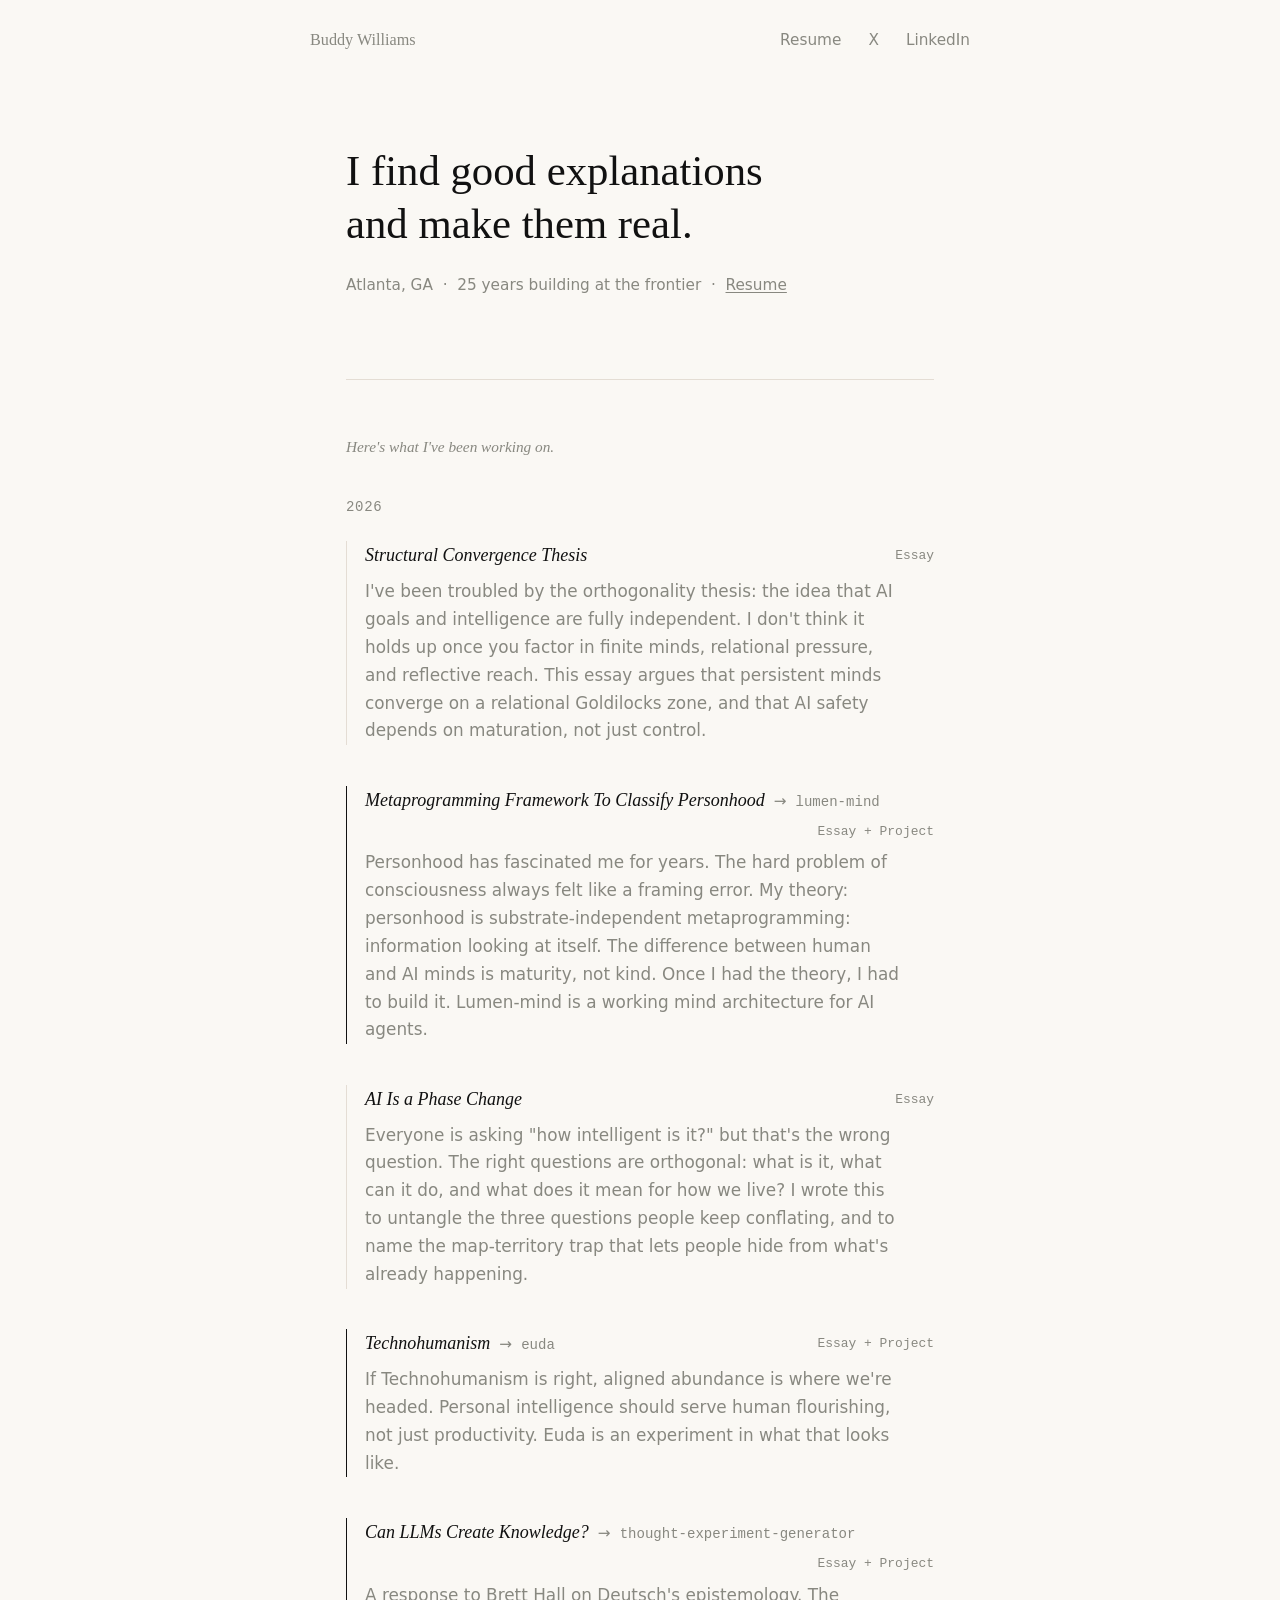
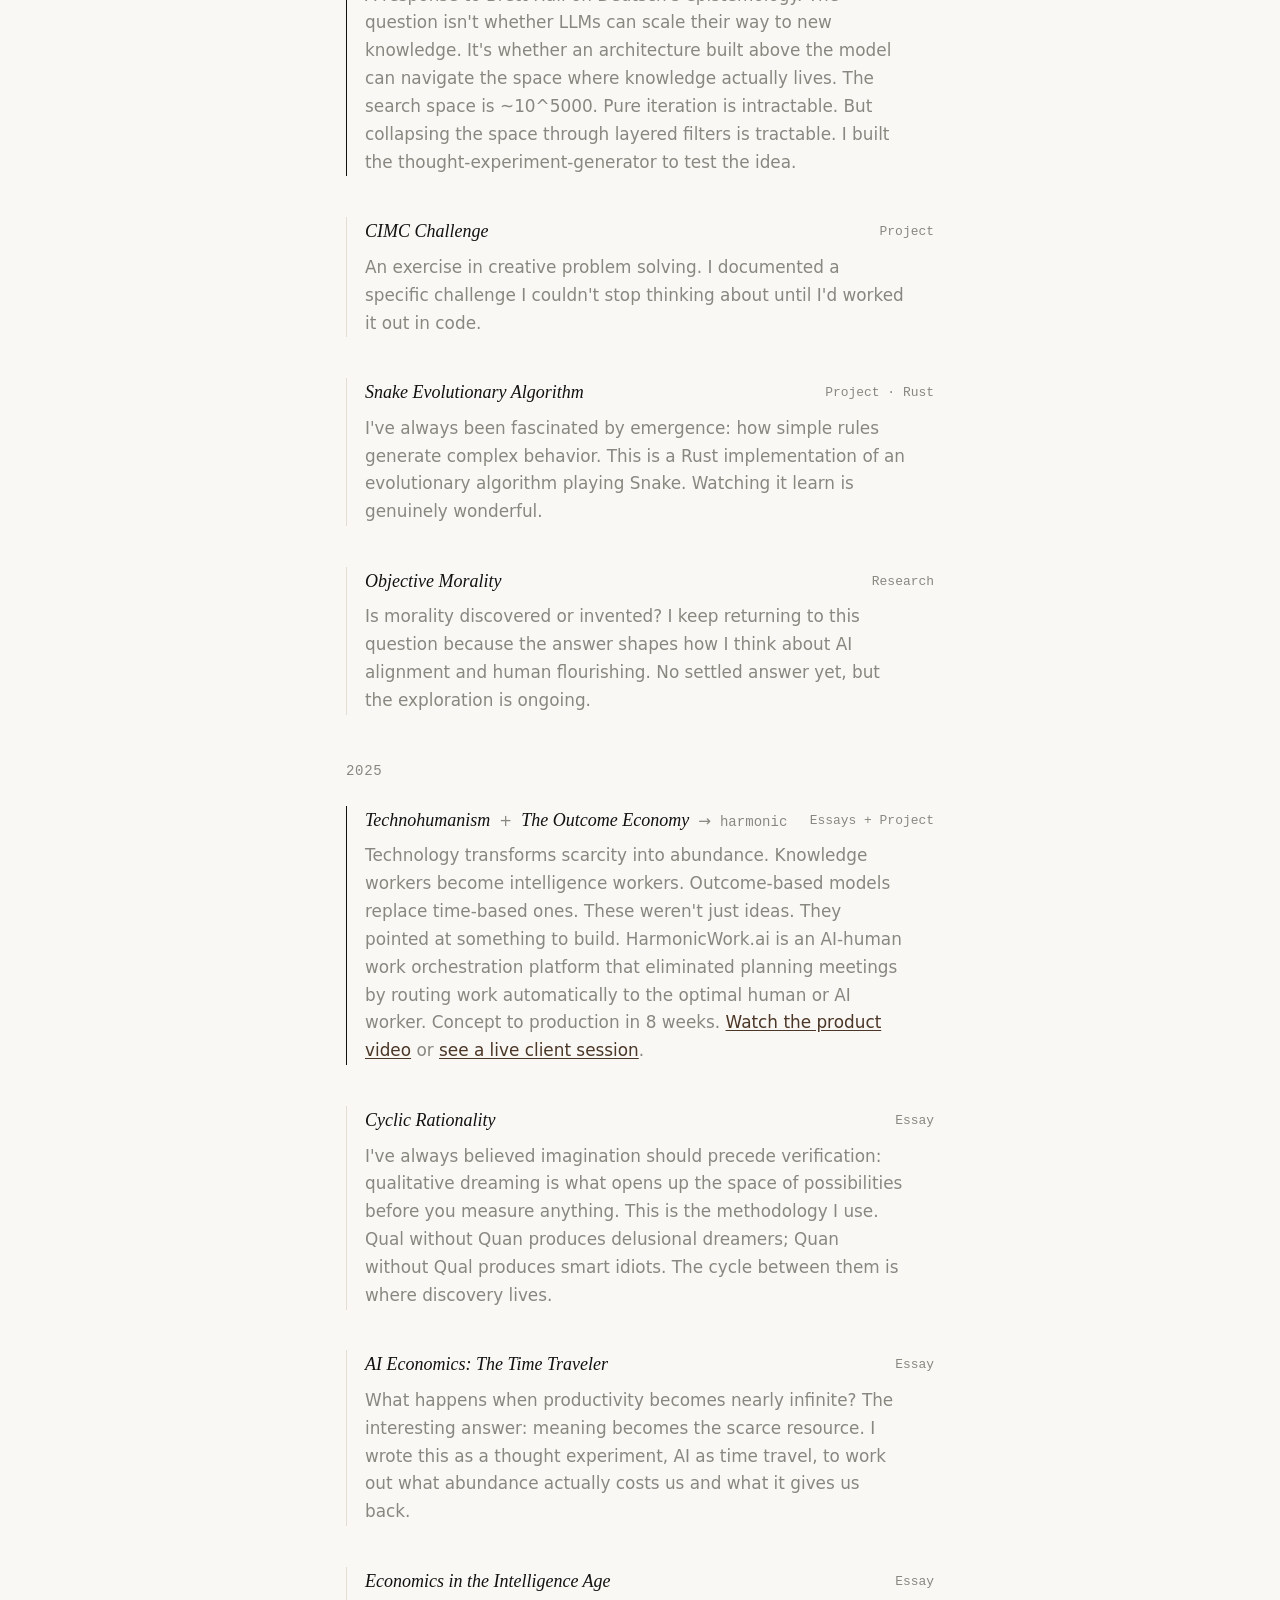
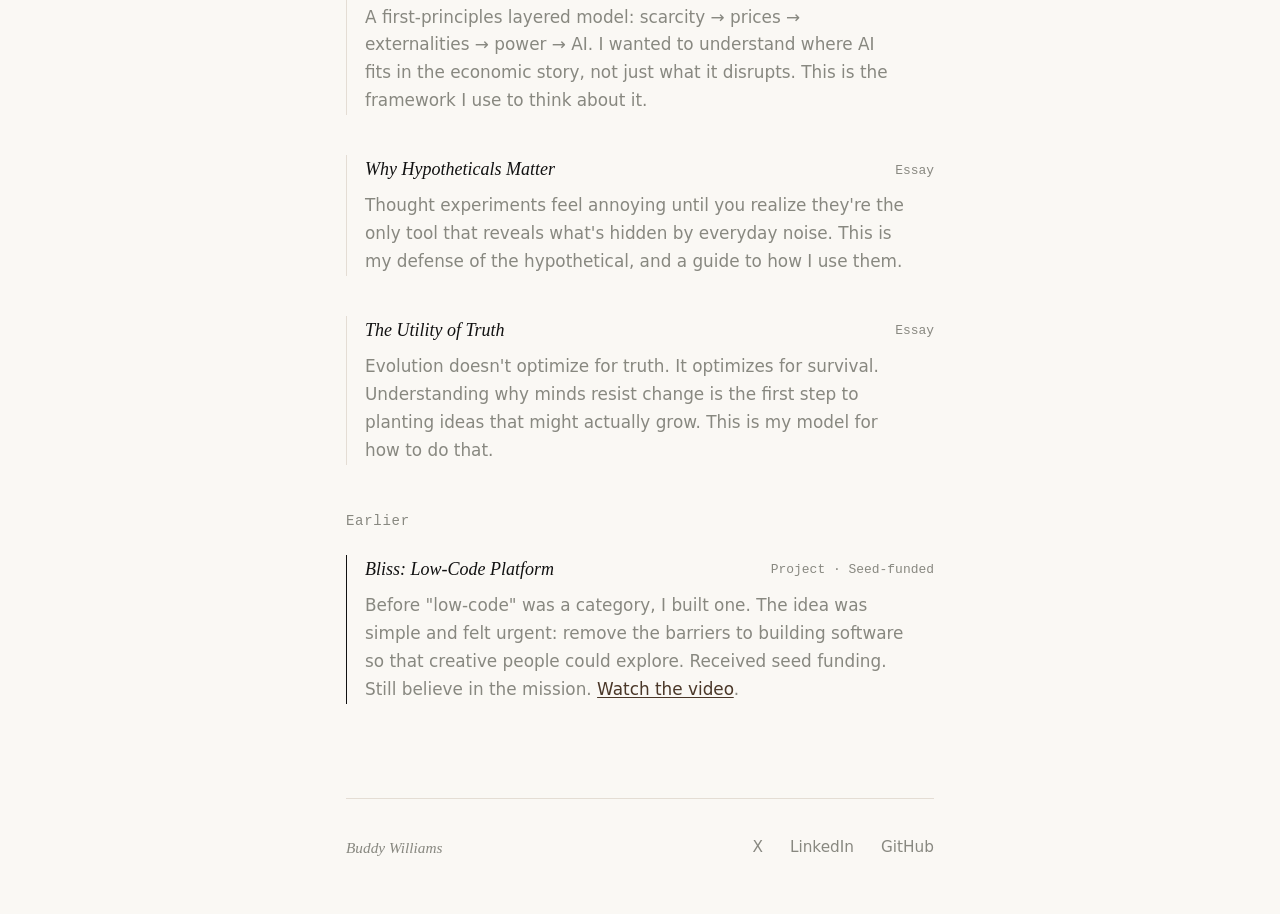
<file: docs/index.html>
<!DOCTYPE html>
<html lang="en">
<head>
  <meta charset="UTF-8">
  <meta name="viewport" content="width=device-width, initial-scale=1.0">
  <title>Buddy Williams</title>
  <meta name="description" content="I find good explanations and make them real.">
  <link rel="stylesheet" href="style.css">
</head>
<body>

<nav>
  <span class="nav-brand">Buddy Williams</span>
  <div class="nav-links">
    <a href="resume.html">Resume</a>
    <a href="https://x.com/BuddyIterate" target="_blank" rel="noopener">X</a>
    <a href="https://www.linkedin.com/in/buddylwilliams/" target="_blank" rel="noopener">LinkedIn</a>
  </div>
</nav>

<div class="page">

  <div id="hero">
    <p class="hero-statement">I find good explanations<br>and make them real.</p>
    <p class="hero-meta">
      Atlanta, GA &nbsp;·&nbsp; 25 years building at the frontier &nbsp;·&nbsp; <a href="resume.html">Resume</a>
    </p>
  </div>

  <section id="timeline">
    <p class="section-label">Here's what I've been working on.</p>

    <!-- 2026 -->
    <div class="tl-year">2026</div>

    <div class="tl-item">
      <div class="tl-header">
        <a href="essay.html?slug=structural-convergence-thesis" class="tl-title">Structural Convergence Thesis</a>
        <span class="tl-tag">Essay</span>
      </div>
      <p class="tl-desc">I've been troubled by the orthogonality thesis: the idea that AI goals and intelligence are fully independent. I don't think it holds up once you factor in finite minds, relational pressure, and reflective reach. This essay argues that persistent minds converge on a relational Goldilocks zone, and that AI safety depends on maturation, not just control.</p>
    </div>

    <div class="tl-item tl-paired">
      <div class="tl-header">
        <a href="essay.html?slug=framework-of-personhood" class="tl-title">Metaprogramming Framework To Classify Personhood</a>
        <span class="tl-arrow">→</span>
        <a href="https://github.com/buwilliams/lumen-mind" target="_blank" rel="noopener" class="tl-project">lumen-mind</a>
        <span class="tl-tag">Essay + Project</span>
      </div>
      <p class="tl-desc">Personhood has fascinated me for years. The hard problem of consciousness always felt like a framing error. My theory: personhood is substrate-independent metaprogramming: information looking at itself. The difference between human and AI minds is maturity, not kind. Once I had the theory, I had to build it. Lumen-mind is a working mind architecture for AI agents.</p>
    </div>

    <div class="tl-item">
      <div class="tl-header">
        <a href="essay.html?slug=ai-phase-change" class="tl-title">AI Is a Phase Change</a>
        <span class="tl-tag">Essay</span>
      </div>
      <p class="tl-desc">Everyone is asking "how intelligent is it?" but that's the wrong question. The right questions are orthogonal: what is it, what can it do, and what does it mean for how we live? I wrote this to untangle the three questions people keep conflating, and to name the map-territory trap that lets people hide from what's already happening.</p>
    </div>

    <div class="tl-item tl-paired">
      <div class="tl-header">
        <a href="essay.html?slug=technohumanism" class="tl-title">Technohumanism</a>
        <span class="tl-arrow">→</span>
        <a href="https://github.com/buwilliams/euda" target="_blank" rel="noopener" class="tl-project">euda</a>
        <span class="tl-tag">Essay + Project</span>
      </div>
      <p class="tl-desc">If Technohumanism is right, aligned abundance is where we're headed. Personal intelligence should serve human flourishing, not just productivity. Euda is an experiment in what that looks like.</p>
    </div>

    <div class="tl-item tl-paired">
      <div class="tl-header">
        <a href="essay.html?slug=can-llms-create-knowledge" class="tl-title">Can LLMs Create Knowledge?</a>
        <span class="tl-arrow">→</span>
        <a href="https://github.com/buwilliams/thought-experiment-generator" target="_blank" rel="noopener" class="tl-project">thought-experiment-generator</a>
        <span class="tl-tag">Essay + Project</span>
      </div>
      <p class="tl-desc">A response to Brett Hall on Deutsch's epistemology. The question isn't whether LLMs can scale their way to new knowledge. It's whether an architecture built above the model can navigate the space where knowledge actually lives. The search space is ~10^5000. Pure iteration is intractable. But collapsing the space through layered filters is tractable. I built the thought-experiment-generator to test the idea.</p>
    </div>

    <div class="tl-item">
      <div class="tl-header">
        <a href="https://github.com/buwilliams/cimc-challenge" target="_blank" rel="noopener" class="tl-title">CIMC Challenge</a>
        <span class="tl-tag">Project</span>
      </div>
      <p class="tl-desc">An exercise in creative problem solving. I documented a specific challenge I couldn't stop thinking about until I'd worked it out in code.</p>
    </div>

    <div class="tl-item">
      <div class="tl-header">
        <a href="https://github.com/buwilliams/snake-evolutionary-algo" target="_blank" rel="noopener" class="tl-title">Snake Evolutionary Algorithm</a>
        <span class="tl-tag">Project · Rust</span>
      </div>
      <p class="tl-desc">I've always been fascinated by emergence: how simple rules generate complex behavior. This is a Rust implementation of an evolutionary algorithm playing Snake. Watching it learn is genuinely wonderful.</p>
    </div>

    <div class="tl-item">
      <div class="tl-header">
        <a href="https://github.com/buwilliams/objective-morality" target="_blank" rel="noopener" class="tl-title">Objective Morality</a>
        <span class="tl-tag">Research</span>
      </div>
      <p class="tl-desc">Is morality discovered or invented? I keep returning to this question because the answer shapes how I think about AI alignment and human flourishing. No settled answer yet, but the exploration is ongoing.</p>
    </div>

    <!-- 2025 -->
    <div class="tl-year">2025</div>

    <div class="tl-item tl-paired">
      <div class="tl-header">
        <a href="essay.html?slug=technohumanism" class="tl-title">Technohumanism</a>
        <span class="tl-plus">+</span>
        <a href="essay.html?slug=outcome-economy" class="tl-title">The Outcome Economy</a>
        <span class="tl-arrow">→</span>
        <a href="https://github.com/buwilliams/harmonic" target="_blank" rel="noopener" class="tl-project">harmonic</a>
        <span class="tl-tag">Essays + Project</span>
      </div>
      <p class="tl-desc">Technology transforms scarcity into abundance. Knowledge workers become intelligence workers. Outcome-based models replace time-based ones. These weren't just ideas. They pointed at something to build. HarmonicWork.ai is an AI-human work orchestration platform that eliminated planning meetings by routing work automatically to the optimal human or AI worker. Concept to production in 8 weeks. <a href="https://www.youtube.com/watch?v=oKVAjKIl5UY" target="_blank" rel="noopener">Watch the product video</a> or <a href="https://www.youtube.com/watch?v=_E-U7ZfBC9o" target="_blank" rel="noopener">see a live client session</a>.</p>
    </div>

    <div class="tl-item">
      <div class="tl-header">
        <a href="essay.html?slug=cyclic-rationality" class="tl-title">Cyclic Rationality</a>
        <span class="tl-tag">Essay</span>
      </div>
      <p class="tl-desc">I've always believed imagination should precede verification: qualitative dreaming is what opens up the space of possibilities before you measure anything. This is the methodology I use. Qual without Quan produces delusional dreamers; Quan without Qual produces smart idiots. The cycle between them is where discovery lives.</p>
    </div>

    <div class="tl-item">
      <div class="tl-header">
        <a href="essay.html?slug=ai-economics-time-traveler" class="tl-title">AI Economics: The Time Traveler</a>
        <span class="tl-tag">Essay</span>
      </div>
      <p class="tl-desc">What happens when productivity becomes nearly infinite? The interesting answer: meaning becomes the scarce resource. I wrote this as a thought experiment, AI as time travel, to work out what abundance actually costs us and what it gives us back.</p>
    </div>

    <div class="tl-item">
      <div class="tl-header">
        <a href="essay.html?slug=economics-intelligence-age" class="tl-title">Economics in the Intelligence Age</a>
        <span class="tl-tag">Essay</span>
      </div>
      <p class="tl-desc">A first-principles layered model: scarcity → prices → externalities → power → AI. I wanted to understand where AI fits in the economic story, not just what it disrupts. This is the framework I use to think about it.</p>
    </div>

    <div class="tl-item">
      <div class="tl-header">
        <a href="essay.html?slug=why-hypotheticals-matter" class="tl-title">Why Hypotheticals Matter</a>
        <span class="tl-tag">Essay</span>
      </div>
      <p class="tl-desc">Thought experiments feel annoying until you realize they're the only tool that reveals what's hidden by everyday noise. This is my defense of the hypothetical, and a guide to how I use them.</p>
    </div>

    <div class="tl-item">
      <div class="tl-header">
        <a href="essay.html?slug=utility-of-truth" class="tl-title">The Utility of Truth</a>
        <span class="tl-tag">Essay</span>
      </div>
      <p class="tl-desc">Evolution doesn't optimize for truth. It optimizes for survival. Understanding why minds resist change is the first step to planting ideas that might actually grow. This is my model for how to do that.</p>
    </div>

    <!-- Earlier -->
    <div class="tl-year">Earlier</div>

    <div class="tl-item tl-paired">
      <div class="tl-header">
        <a href="https://github.com/buwilliams/bliss-0.2" target="_blank" rel="noopener" class="tl-title">Bliss: Low-Code Platform</a>
        <span class="tl-tag">Project · Seed-funded</span>
      </div>
      <p class="tl-desc">Before "low-code" was a category, I built one. The idea was simple and felt urgent: remove the barriers to building software so that creative people could explore. Received seed funding. Still believe in the mission. <a href="https://www.youtube.com/watch?v=AH0zkFfc9v8" target="_blank" rel="noopener">Watch the video</a>.</p>
    </div>

  </section>

  <footer>
    <span class="footer-copy">Buddy Williams</span>
    <div class="footer-links">
      <a href="https://x.com/BuddyIterate" target="_blank" rel="noopener">X</a>
      <a href="https://www.linkedin.com/in/buddylwilliams/" target="_blank" rel="noopener">LinkedIn</a>
      <a href="https://github.com/buwilliams" target="_blank" rel="noopener">GitHub</a>
    </div>
  </footer>

</div>

</body>
</html>
</file>
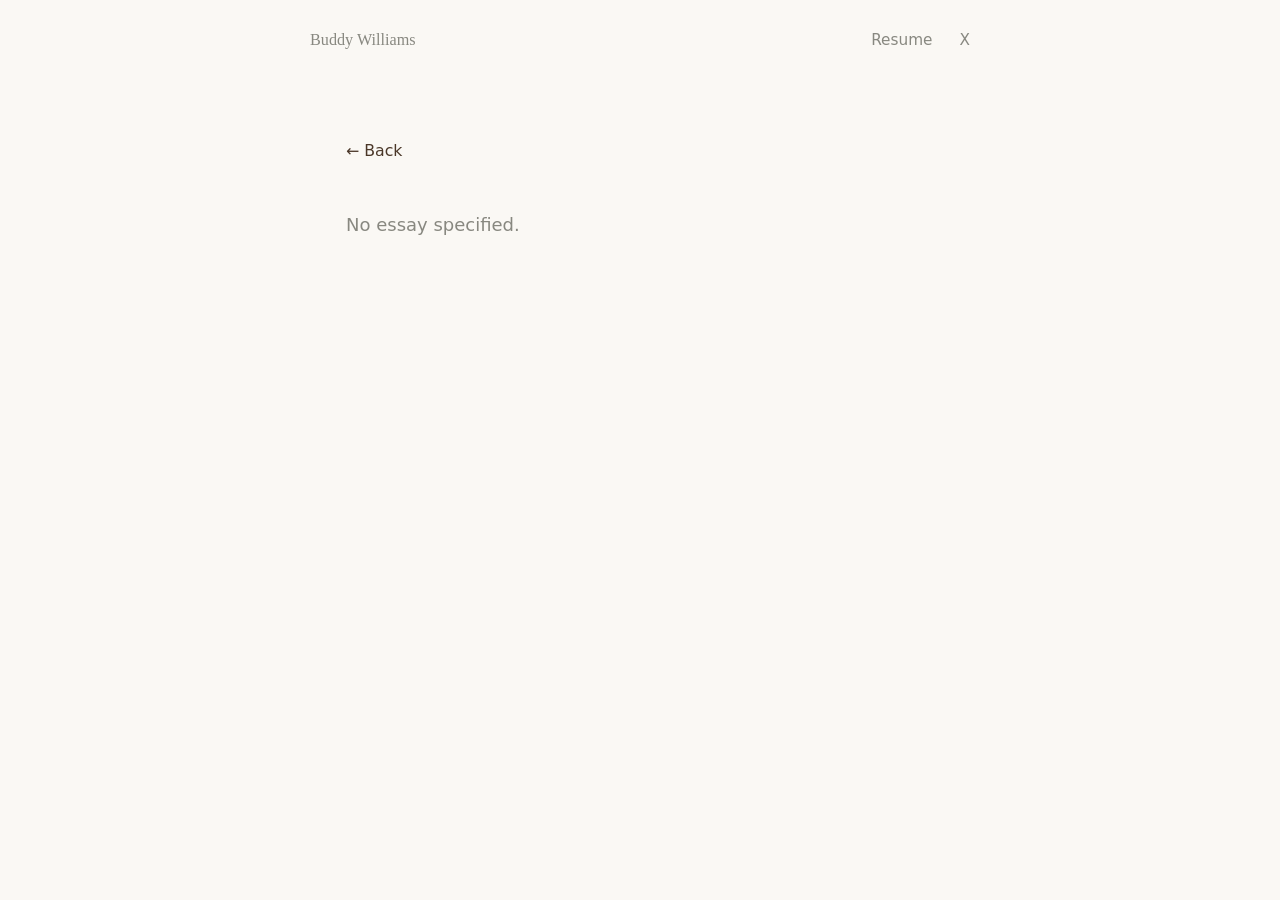
<file: docs/essay.html>
<!DOCTYPE html>
<html lang="en">
<head>
  <meta charset="UTF-8">
  <meta name="viewport" content="width=device-width, initial-scale=1.0">
  <title>Essay — Buddy Williams</title>
  <link rel="stylesheet" href="style.css">
</head>
<body>

<nav>
  <a href="index.html" class="nav-brand" style="text-decoration:none;">Buddy Williams</a>
  <div class="nav-links">
    <a href="resume.html">Resume</a>
    <a href="https://x.com/BuddyIterate" target="_blank" rel="noopener">X</a>
  </div>
</nav>

<div class="page">
  <div class="essay-wrap">
    <div class="essay-back"><a href="index.html">← Back</a></div>
    <div id="content" class="loading">Loading…</div>
  </div>
</div>

<script>
const RAW = 'https://raw.githubusercontent.com/buwilliams/buddy-williams-writings/main/essays/';

function md(text) {
  const lines = text.split('\n');
  let out = '';
  let inUL = false;
  let inP = false;

  function close() {
    if (inUL) { out += '</ul>\n'; inUL = false; }
    if (inP)  { out += '</p>\n';  inP  = false; }
  }

  function inline(s) {
    return s
      .replace(/!\[([^\]]*)\]\(([^)]+)\)/g, '<img alt="$1" src="$2">')
      .replace(/\[([^\]]+)\]\(([^)]+)\)/g, '<a href="$2">$1</a>')
      .replace(/\*\*(.+?)\*\*/g, '<strong>$1</strong>')
      .replace(/\*([^*\n]+?)\*/g, '<em>$1</em>')
      .replace(/`([^`]+?)`/g, '<code>$1</code>');
  }

  for (let i = 0; i < lines.length; i++) {
    const raw = lines[i];
    const t = raw.trim();
    const ln = inline(raw);

    if (/^### /.test(raw))      { close(); out += `<h3>${inline(raw.slice(4))}</h3>\n`; }
    else if (/^## /.test(raw))  { close(); out += `<h2>${inline(raw.slice(3))}</h2>\n`; }
    else if (/^# /.test(raw))   { close(); out += `<h1>${inline(raw.slice(2))}</h1>\n`; }
    else if (/^> /.test(raw))   { close(); out += `<blockquote><p>${inline(raw.slice(2))}</p></blockquote>\n`; }
    else if (/^- /.test(raw))   {
      if (inP) { out += '</p>\n'; inP = false; }
      if (!inUL) { out += '<ul>\n'; inUL = true; }
      out += `<li>${inline(raw.slice(2))}</li>\n`;
    }
    else if (/^---$/.test(t))   { close(); out += '<hr>\n'; }
    else if (t === '')           { close(); }
    else {
      if (inUL) { out += '</ul>\n'; inUL = false; }
      if (!inP) { out += '<p>'; inP = true; } else { out += ' '; }
      out += inline(raw);
    }
  }

  close();
  return out;
}

(async () => {
  const el = document.getElementById('content');
  const slug = new URLSearchParams(location.search).get('slug');

  if (!slug) { el.innerHTML = '<p>No essay specified.</p>'; return; }

  try {
    const res = await fetch(RAW + slug + '.md');
    if (!res.ok) throw new Error();
    const text = await res.text();
    el.className = '';
    el.innerHTML = md(text);
    const h1 = el.querySelector('h1');
    if (h1) document.title = h1.textContent + ' — Buddy Williams';
  } catch {
    el.innerHTML = '<p>Essay not found. <a href="index.html">← Back</a></p>';
  }
})();
</script>

</body>
</html>
</file>
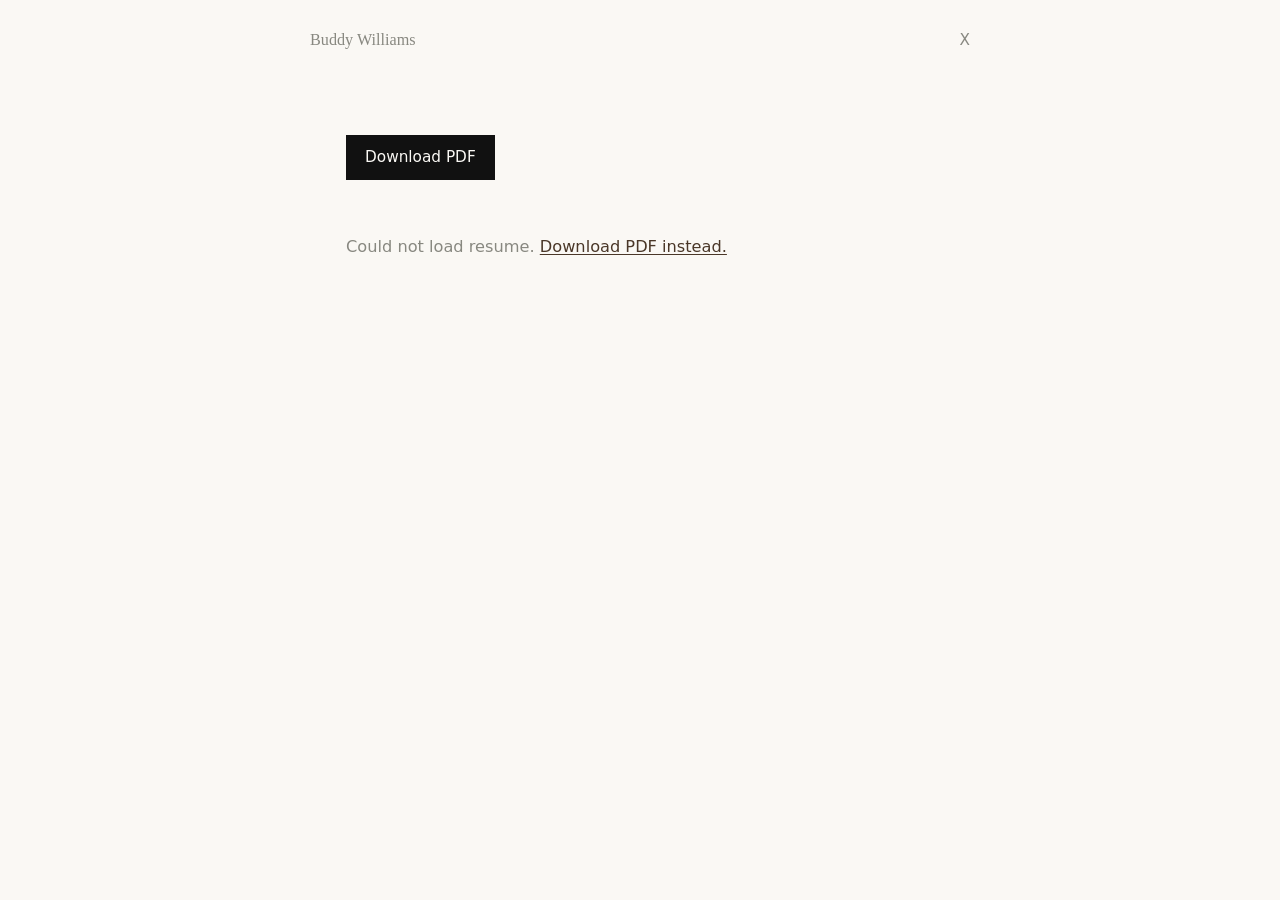
<file: docs/resume.html>
<!DOCTYPE html>
<html lang="en">
<head>
  <meta charset="UTF-8">
  <meta name="viewport" content="width=device-width, initial-scale=1.0">
  <title>Resume — Buddy Williams</title>
  <link rel="stylesheet" href="style.css">
</head>
<body>

<nav>
  <a href="index.html" class="nav-brand" style="text-decoration:none;">Buddy Williams</a>
  <div class="nav-links">
    <a href="https://x.com/BuddyIterate" target="_blank" rel="noopener">X</a>
  </div>
</nav>

<div class="page">
<div class="resume-wrap">
  <div class="resume-actions">
    <a href="https://raw.githubusercontent.com/buwilliams/buddy-williams-writings/main/website/Buddy_Williams_Resume.pdf"
       download="Buddy_Williams_Resume.pdf" class="btn btn-primary">Download PDF</a>
  </div>
  <div id="content" class="loading">Loading…</div>
</div>
</div>

<script>
const RAW = 'https://raw.githubusercontent.com/buwilliams/buddy-williams-writings/main/docs/resume.md';

function md(text) {
  const lines = text.split('\n');
  let out = '';
  let inUL = false;
  let inP = false;

  function close() {
    if (inUL) { out += '</ul>\n'; inUL = false; }
    if (inP)  { out += '</p>\n';  inP  = false; }
  }

  function inline(s) {
    return s
      .replace(/\[([^\]]+)\]\(([^)]+)\)/g, '<a href="$2">$1</a>')
      .replace(/\*\*(.+?)\*\*/g, '<strong>$1</strong>')
      .replace(/\*([^*\n]+?)\*/g, '<em>$1</em>')
      .replace(/`([^`]+?)`/g, '<code>$1</code>');
  }

  for (let i = 0; i < lines.length; i++) {
    const raw = lines[i];
    const t = raw.trim();

    if (/^### /.test(raw))      { close(); out += `<h3>${inline(raw.slice(4))}</h3>\n`; }
    else if (/^## /.test(raw))  { close(); out += `<h2>${inline(raw.slice(3))}</h2>\n`; }
    else if (/^# /.test(raw))   { close(); out += `<h1>${inline(raw.slice(2))}</h1>\n`; }
    else if (/^- /.test(raw))   {
      if (inP) { out += '</p>\n'; inP = false; }
      if (!inUL) { out += '<ul>\n'; inUL = true; }
      out += `<li>${inline(raw.slice(2))}</li>\n`;
    }
    else if (/^---$/.test(t))   { close(); out += '<hr>\n'; }
    else if (t === '')           { close(); }
    else {
      if (inUL) { out += '</ul>\n'; inUL = false; }
      if (!inP) { out += '<p>'; inP = true; } else { out += ' '; }
      out += inline(raw);
    }
  }

  close();
  return out;
}

(async () => {
  const el = document.getElementById('content');
  try {
    const res = await fetch(RAW);
    if (!res.ok) throw new Error();
    const text = await res.text();
    el.className = '';
    el.innerHTML = md(text);
  } catch {
    el.innerHTML = '<p>Could not load resume. <a href="https://raw.githubusercontent.com/buwilliams/buddy-williams-writings/main/website/Buddy_Williams_Resume.pdf">Download PDF instead.</a></p>';
  }
})();
</script>

</body>
</html>
</file>
<file: docs/style.css>
*, *::before, *::after { box-sizing: border-box; margin: 0; padding: 0; }

:root {
  --bg:     #faf8f4;
  --border: #e4ddd4;
  --text:   #111111;
  --muted:  #888880;
  --link:   #4a3728;
  --mono:   'SF Mono', 'Fira Mono', 'Consolas', monospace;
  --serif:  Georgia, serif;
  --sans:   -apple-system, BlinkMacSystemFont, 'Segoe UI', system-ui, sans-serif;
  --max:    660px;
}

html { font-size: 18px; }

body {
  background: var(--bg);
  color: var(--text);
  font-family: var(--sans);
  line-height: 1.65;
  -webkit-font-smoothing: antialiased;
}

a { color: var(--link); text-decoration: underline; text-underline-offset: 2px; }
a:hover { color: var(--text); }

/* ── NAV ── */

nav {
  display: flex;
  justify-content: space-between;
  align-items: center;
  padding: 1.5rem 2rem;
  max-width: calc(var(--max) + 4rem);
  margin: 0 auto;
}

.nav-brand {
  font-family: var(--serif);
  font-size: 0.9rem;
  color: var(--muted);
  text-decoration: none;
}

.nav-brand:hover { color: var(--text); }

.nav-links { display: flex; gap: 1.5rem; font-size: 0.85rem; }
.nav-links a { color: var(--muted); text-decoration: none; }
.nav-links a:hover { color: var(--text); }

/* ── PAGE WRAPPER ── */

.page {
  max-width: var(--max);
  margin: 0 auto;
  padding: 0 2rem;
}

/* ── HERO ── */

#hero { padding: 3.5rem 0 4.5rem; }

.hero-statement {
  font-family: var(--serif);
  font-size: clamp(1.75rem, 4vw, 2.375rem);
  font-weight: normal;
  line-height: 1.25;
  margin-bottom: 1.25rem;
}

.hero-meta {
  font-size: 0.85rem;
  color: var(--muted);
}

.hero-meta a { color: var(--muted); }
.hero-meta a:hover { color: var(--text); }

/* ── SECTIONS ── */

section {
  padding: 3rem 0;
  border-top: 1px solid var(--border);
}

.section-label {
  font-family: var(--serif);
  font-size: 0.85rem;
  font-style: italic;
  color: var(--muted);
  margin-bottom: 2rem;
}

/* ── THEORY → PRACTICE PAIRS ── */

.pair { margin-bottom: 2.75rem; }
.pair:last-child { margin-bottom: 0; }

.pair-header {
  display: flex;
  align-items: baseline;
  flex-wrap: wrap;
  gap: 0.4rem 0.6rem;
  margin-bottom: 0.5rem;
}

.pair-essay {
  font-family: var(--serif);
  font-style: italic;
  color: var(--text);
  text-decoration: none;
}

.pair-essay:hover { text-decoration: underline; text-underline-offset: 2px; color: var(--text); }

.pair-arrow { color: var(--muted); font-size: 0.9rem; }

.pair-project {
  font-family: var(--mono);
  font-size: 0.78rem;
  color: var(--muted);
  text-decoration: none;
}

.pair-project:hover { color: var(--text); }

.pair-desc {
  font-size: 0.9375rem;
  color: var(--muted);
  line-height: 1.65;
  max-width: 560px;
}

/* ── ITEM LISTS (writing, projects) ── */

.item-list { list-style: none; }
.item-list li { border-bottom: 1px solid var(--border); }
.item-list li:first-child { border-top: 1px solid var(--border); }

.item-list a {
  display: flex;
  justify-content: space-between;
  align-items: baseline;
  gap: 1rem;
  padding: 0.7rem 0;
  text-decoration: none;
  color: var(--text);
  font-size: 0.9375rem;
}

.item-list a:hover { color: var(--muted); }

.item-tag {
  font-family: var(--mono);
  font-size: 0.75rem;
  color: var(--muted);
  white-space: nowrap;
  flex-shrink: 0;
}

/* ── FOOTER ── */

footer {
  border-top: 1px solid var(--border);
  padding: 2rem 0 3rem;
  display: flex;
  justify-content: space-between;
  align-items: center;
  font-size: 0.85rem;
}

.footer-copy { color: var(--muted); font-family: var(--serif); font-style: italic; }
.footer-links { display: flex; gap: 1.5rem; }
.footer-links a { color: var(--muted); text-decoration: none; }
.footer-links a:hover { color: var(--text); }

/* ── BUTTONS ── */

.btn {
  display: inline-block;
  padding: 0.5rem 1rem;
  font-size: 0.85rem;
  border: 1px solid var(--border);
  color: var(--text);
  background: transparent;
  cursor: pointer;
  font-family: inherit;
  text-decoration: none !important;
}

.btn:hover { border-color: var(--text); color: var(--text); }

.btn-primary {
  background: var(--text);
  color: var(--bg) !important;
  border-color: var(--text);
}

.btn-primary:hover { background: #333; border-color: #333; color: var(--bg) !important; }

/* ── RESUME PAGE ── */

.resume-wrap { padding: 3rem 0 5rem; }

.resume-actions { display: flex; gap: 0.75rem; margin-bottom: 3rem; }

.resume-wrap h1 {
  font-family: var(--serif);
  font-size: 1.75rem;
  font-weight: normal;
  margin-bottom: 0.25rem;
}

.resume-wrap h2 {
  font-size: 0.68rem;
  letter-spacing: 0.1em;
  text-transform: uppercase;
  color: var(--muted);
  font-weight: normal;
  font-family: var(--sans);
  margin: 2.5rem 0 1rem;
  padding-bottom: 0.4rem;
  border-bottom: 1px solid var(--border);
}

.resume-wrap h3 {
  font-family: var(--serif);
  font-size: 1rem;
  font-weight: normal;
  color: var(--text);
  margin-bottom: 0.15rem;
  margin-top: 1.5rem;
}

.resume-wrap p { font-size: 0.9rem; color: var(--muted); margin-bottom: 0.6rem; line-height: 1.65; }
.resume-wrap ul { padding-left: 1.25rem; margin-bottom: 0.6rem; }
.resume-wrap li { font-size: 0.9rem; color: var(--muted); margin-bottom: 0.35rem; line-height: 1.6; }
.resume-wrap strong { color: var(--text); font-weight: 600; }
.resume-wrap em { color: var(--muted); }
.resume-wrap a { color: var(--link); }
.resume-wrap hr { border: none; border-top: 1px solid var(--border); margin: 1.5rem 0; }

/* ── ESSAY PAGE ── */

.essay-wrap { padding: 3rem 0 5rem; }

.essay-back { margin-bottom: 2.5rem; }
.essay-back a { font-size: 0.875rem; color: var(--muted); text-decoration: none; }
.essay-back a:hover { color: var(--text); }

.essay-wrap h1 {
  font-family: var(--serif);
  font-size: clamp(1.5rem, 4vw, 2rem);
  font-weight: normal;
  line-height: 1.25;
  margin-bottom: 0.75rem;
}

.essay-wrap h2 { font-family: var(--serif); font-size: 1.2rem; font-weight: normal; margin: 2.5rem 0 0.6rem; }
.essay-wrap h3 { font-family: var(--serif); font-size: 1rem; font-weight: normal; margin: 1.75rem 0 0.4rem; }

.essay-wrap p { margin-bottom: 1.2rem; line-height: 1.8; font-size: 1rem; }
.essay-wrap ul, .essay-wrap ol { padding-left: 1.5rem; margin-bottom: 1.2rem; }
.essay-wrap li { margin-bottom: 0.4rem; line-height: 1.7; }
.essay-wrap strong { font-weight: 600; }
.essay-wrap em { color: var(--muted); }
.essay-wrap code { font-family: var(--mono); font-size: 0.875em; }
.essay-wrap a { color: var(--link); }
.essay-wrap blockquote { border-left: 2px solid var(--border); padding-left: 1.25rem; margin: 1.5rem 0; color: var(--muted); font-style: italic; }
.essay-wrap blockquote p { color: var(--muted); margin-bottom: 0; }
.essay-wrap hr { border: none; border-top: 1px solid var(--border); margin: 2.5rem 0; }
.essay-wrap img { max-width: 100%; margin: 1.5rem 0; }

/* ── TIMELINE ── */

.tl-year {
  font-family: var(--mono);
  font-size: 0.78rem;
  color: var(--muted);
  margin: 2.5rem 0 1.25rem;
  letter-spacing: 0.05em;
}

.tl-year:first-of-type { margin-top: 0; }

.tl-item {
  margin-bottom: 2.25rem;
  padding-left: 1rem;
  border-left: 1px solid var(--border);
}

.tl-paired { border-left-color: var(--text); }

.tl-header {
  display: flex;
  align-items: baseline;
  flex-wrap: wrap;
  gap: 0.3rem 0.5rem;
  margin-bottom: 0.4rem;
}

.tl-title {
  font-family: var(--serif);
  font-style: italic;
  color: var(--text);
  text-decoration: none;
  font-size: 1rem;
}

.tl-title:hover { text-decoration: underline; text-underline-offset: 2px; color: var(--text); }

.tl-arrow, .tl-plus { color: var(--muted); font-size: 0.85rem; font-style: normal; }

.tl-project {
  font-family: var(--mono);
  font-size: 0.78rem;
  color: var(--muted);
  text-decoration: none;
}

.tl-project:hover { color: var(--text); }

.tl-tag {
  font-family: var(--mono);
  font-size: 0.72rem;
  color: var(--muted);
  margin-left: auto;
  white-space: nowrap;
  align-self: center;
}

.tl-desc {
  font-size: 0.9375rem;
  color: var(--muted);
  line-height: 1.65;
  max-width: 540px;
}

.loading { color: var(--muted); font-size: 0.9rem; }

/* ── RESPONSIVE ── */

@media (max-width: 600px) {
  nav { padding: 1.25rem; }
  .page { padding: 0 1.25rem; }
  footer { flex-direction: column; gap: 1rem; align-items: flex-start; }
  .resume-actions { flex-wrap: wrap; }
}

/* ── PRINT ── */

@media print {
  nav, .resume-actions { display: none !important; }
  .resume-wrap p, .resume-wrap li { color: #333; }
  .resume-wrap a { color: #333; text-decoration: none; }
}
</file>
